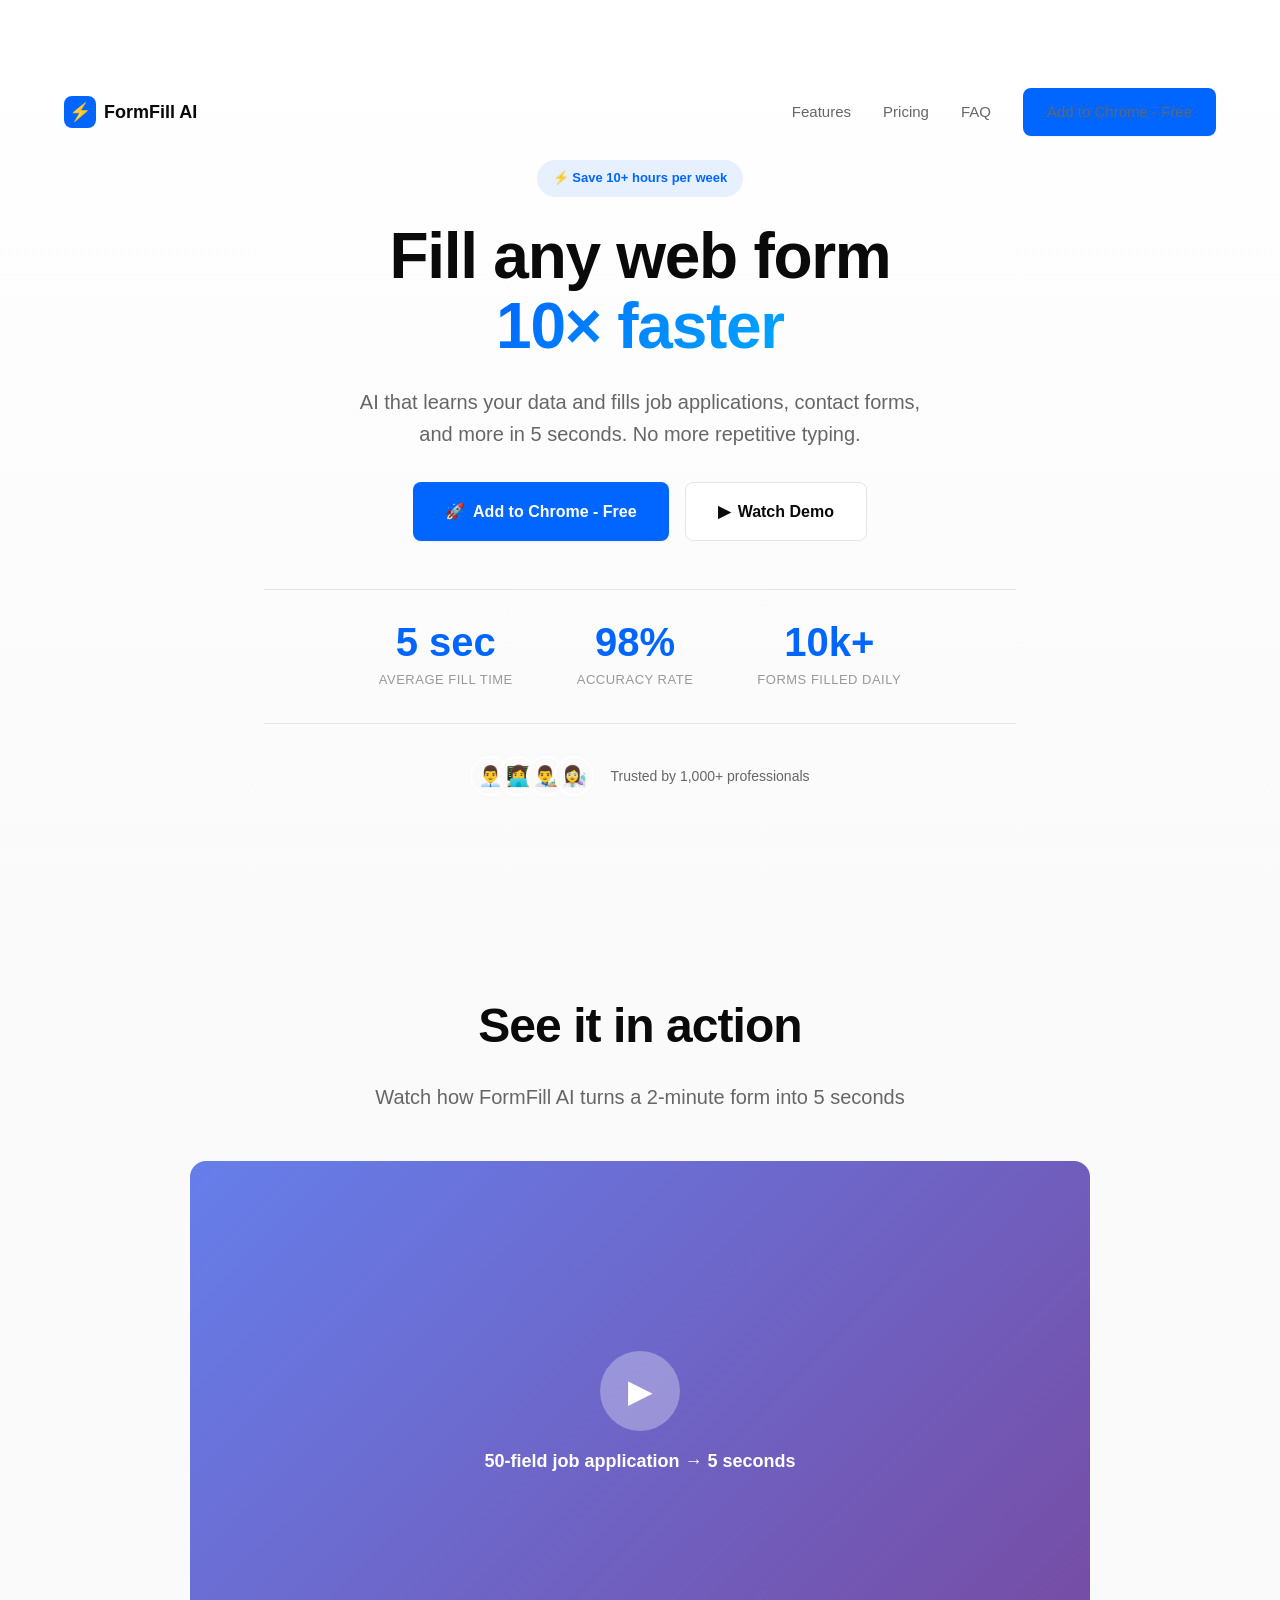
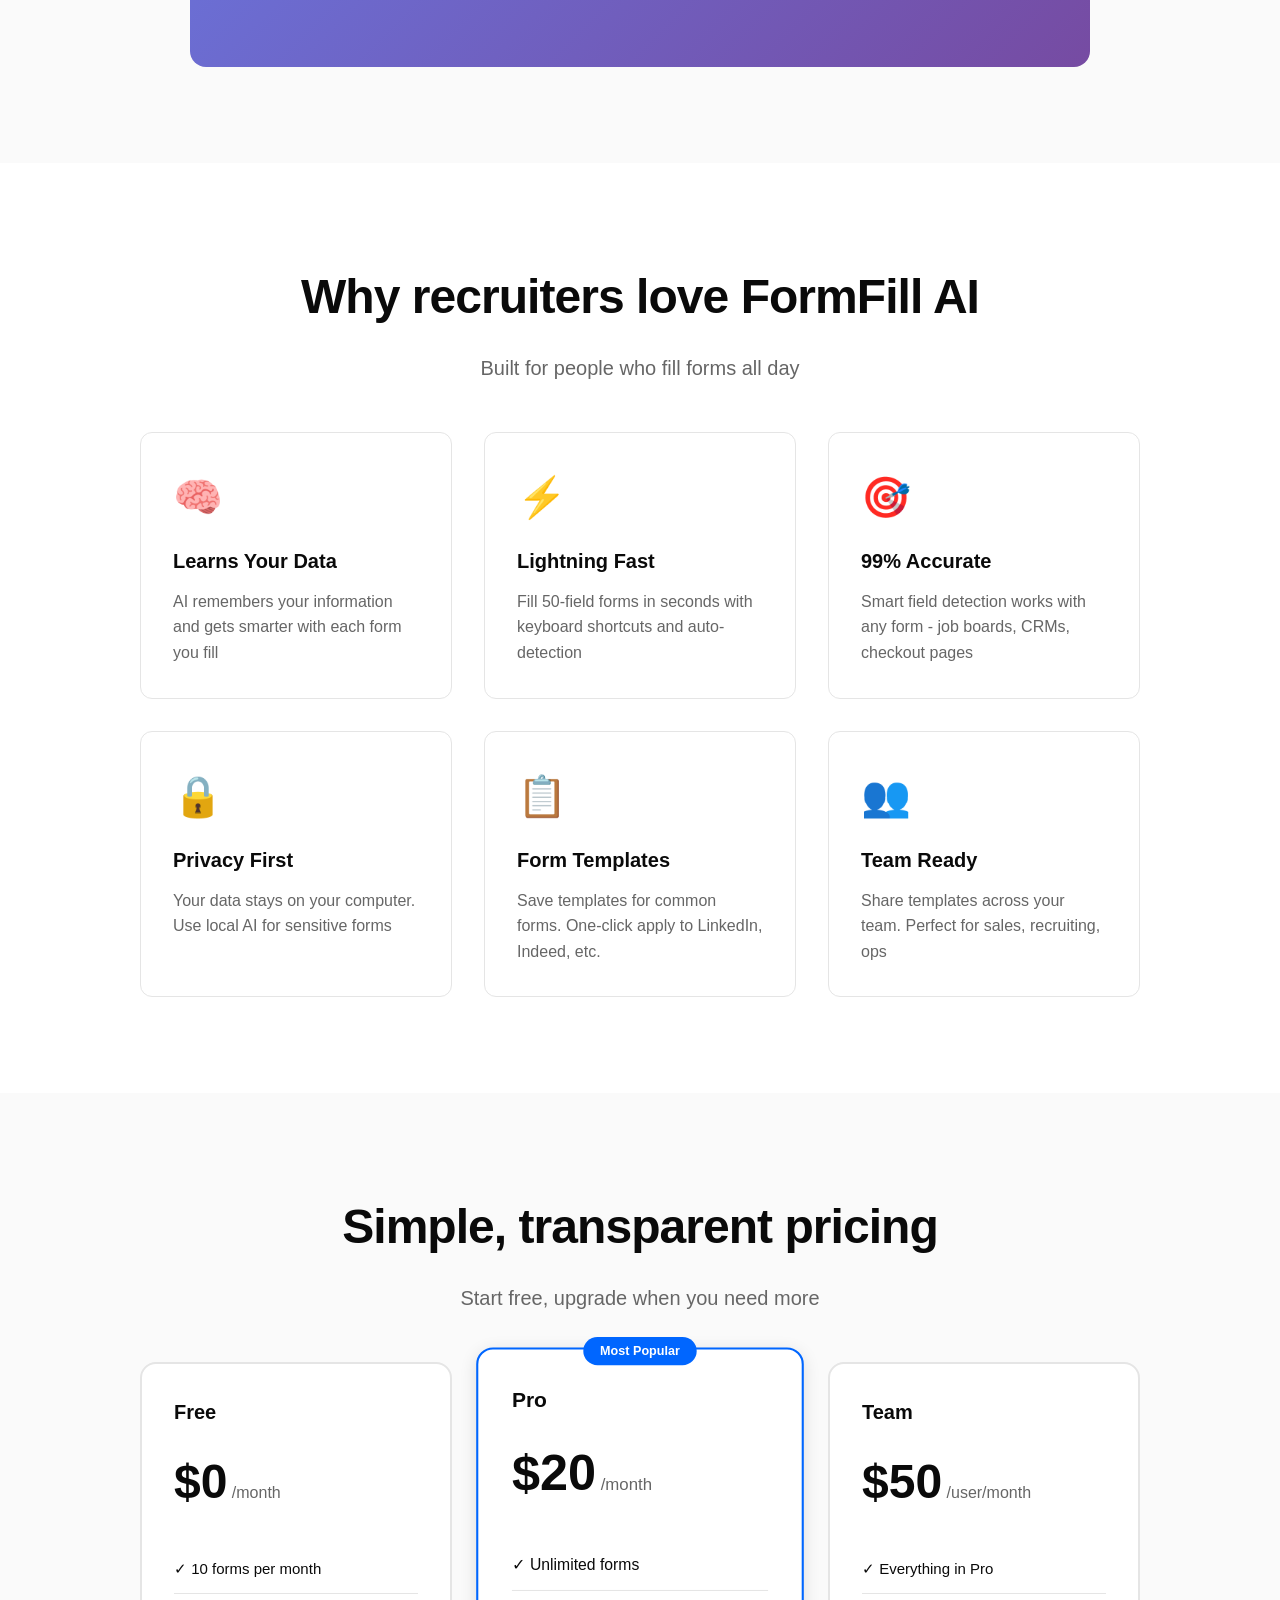
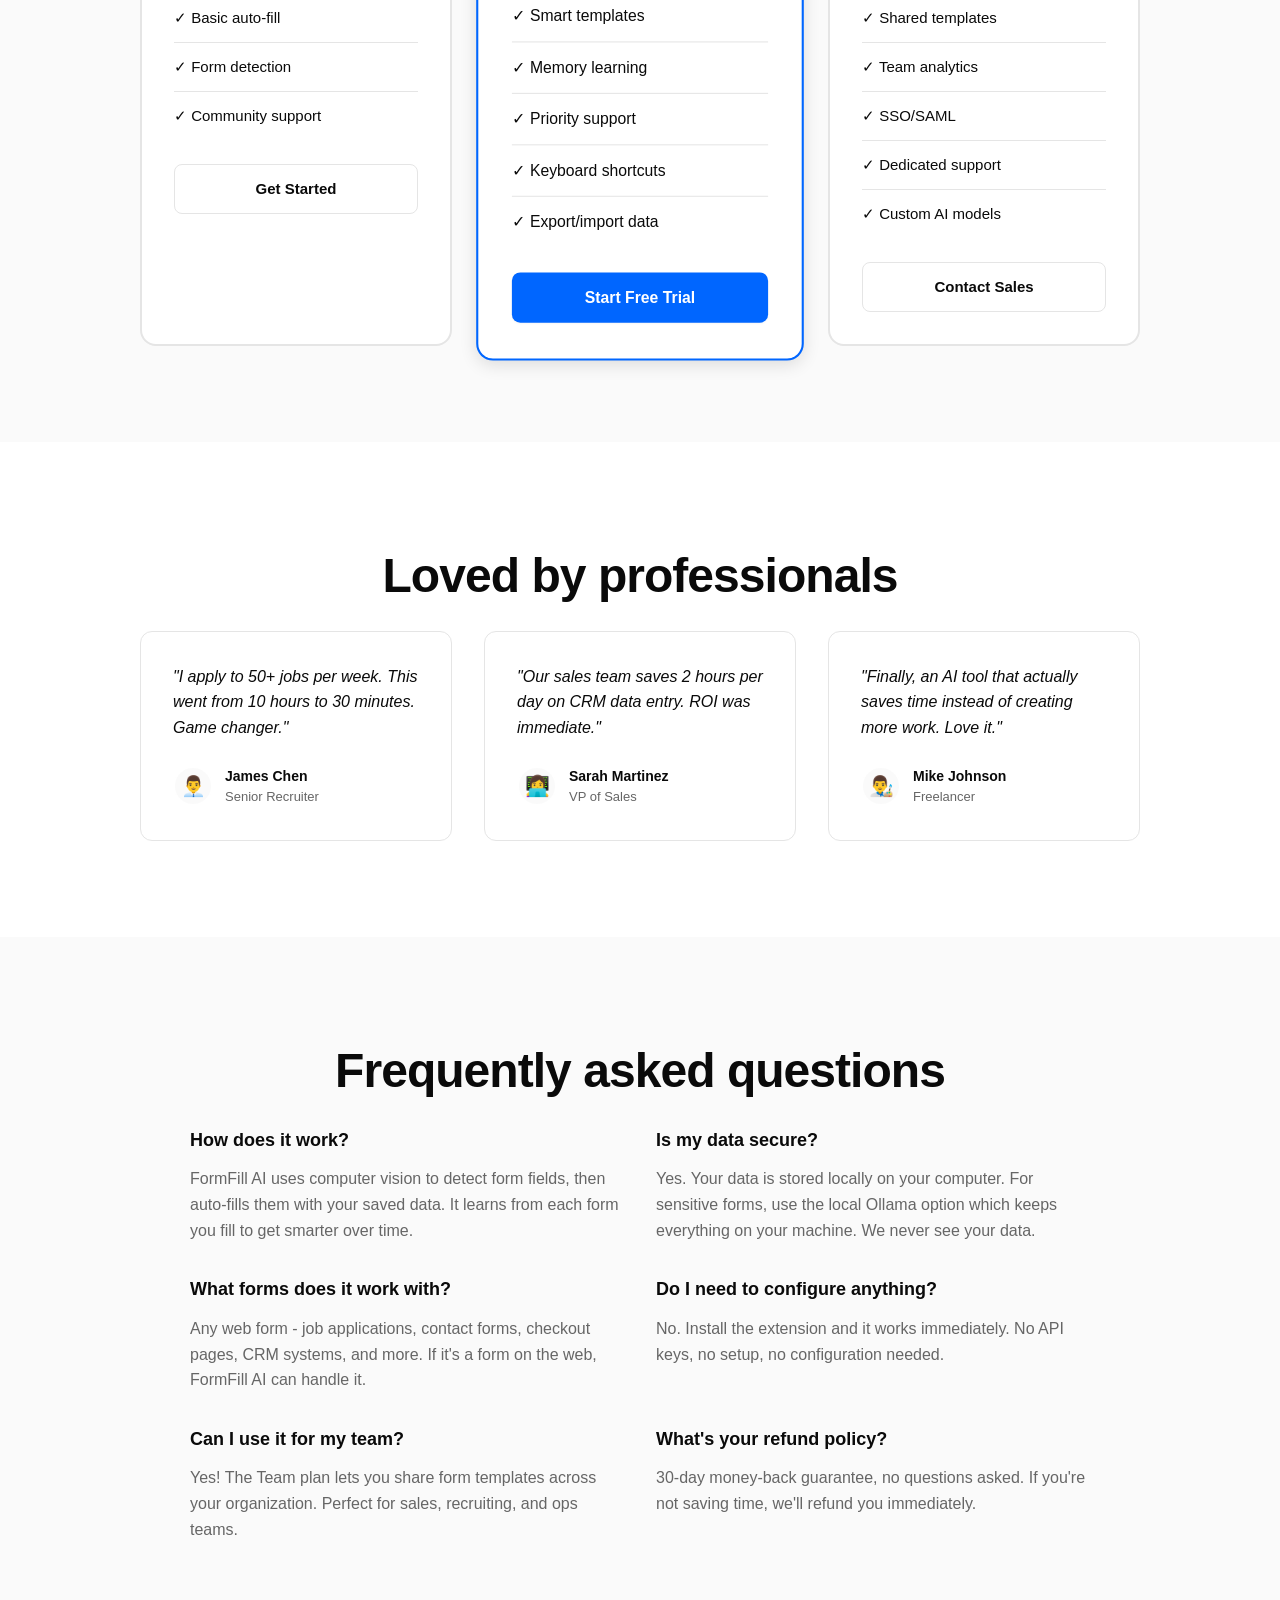
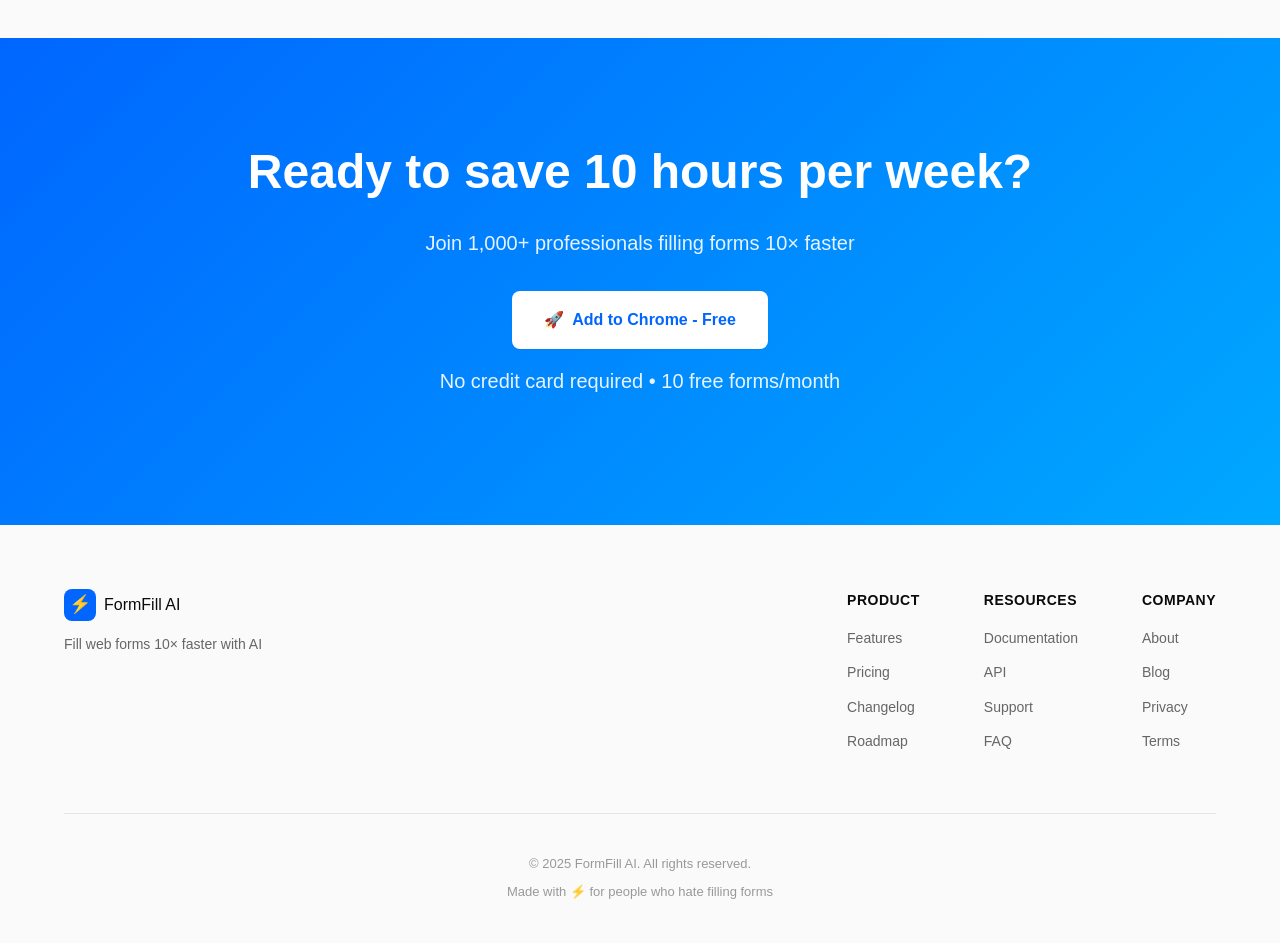
<file: landing/index.html>
<!DOCTYPE html>
<html lang="en">
<head>
  <meta charset="UTF-8">
  <meta name="viewport" content="width=device-width, initial-scale=1.0">
  <title>FormFill AI - Fill web forms 10× faster with AI</title>
  <meta name="description" content="AI-powered form auto-fill for Chrome. Save hours filling job applications, contact forms, and more. Free to start.">
  <link rel="stylesheet" href="styles.css">
</head>
<body>
  <!-- Hero Section -->
  <header class="hero">
    <nav class="nav">
      <div class="nav-logo">
        <div class="logo-icon">⚡</div>
        <span class="logo-text">FormFill AI</span>
      </div>
      <div class="nav-links">
        <a href="#features">Features</a>
        <a href="#pricing">Pricing</a>
        <a href="#faq">FAQ</a>
        <a href="#" class="btn btn-primary">Add to Chrome - Free</a>
      </div>
    </nav>

    <div class="hero-content">
      <div class="badge">⚡ Save 10+ hours per week</div>
      <h1 class="hero-title">
        Fill any web form<br>
        <span class="gradient-text">10× faster</span>
      </h1>
      <p class="hero-subtitle">
        AI that learns your data and fills job applications, contact forms,<br>
        and more in 5 seconds. No more repetitive typing.
      </p>

      <div class="hero-cta">
        <a href="#" class="btn btn-primary btn-lg">
          <span>🚀</span>
          <span>Add to Chrome - Free</span>
        </a>
        <a href="#demo" class="btn btn-secondary btn-lg">
          <span>▶</span>
          <span>Watch Demo</span>
        </a>
      </div>

      <div class="hero-stats">
        <div class="stat">
          <div class="stat-value">5 sec</div>
          <div class="stat-label">Average fill time</div>
        </div>
        <div class="stat">
          <div class="stat-value">98%</div>
          <div class="stat-label">Accuracy rate</div>
        </div>
        <div class="stat">
          <div class="stat-value">10k+</div>
          <div class="stat-label">Forms filled daily</div>
        </div>
      </div>

      <div class="social-proof">
        <div class="avatars">
          <div class="avatar">👨‍💼</div>
          <div class="avatar">👩‍💻</div>
          <div class="avatar">👨‍🎨</div>
          <div class="avatar">👩‍🔬</div>
        </div>
        <p>Trusted by 1,000+ professionals</p>
      </div>
    </div>
  </header>

  <!-- Demo Video Section -->
  <section id="demo" class="demo-section">
    <div class="container">
      <h2 class="section-title">See it in action</h2>
      <p class="section-subtitle">Watch how FormFill AI turns a 2-minute form into 5 seconds</p>

      <div class="demo-video">
        <div class="video-placeholder">
          <div class="play-button">▶</div>
          <p>50-field job application → 5 seconds</p>
        </div>
      </div>
    </div>
  </section>

  <!-- Features Section -->
  <section id="features" class="features-section">
    <div class="container">
      <h2 class="section-title">Why recruiters love FormFill AI</h2>
      <p class="section-subtitle">Built for people who fill forms all day</p>

      <div class="features-grid">
        <div class="feature-card">
          <div class="feature-icon">🧠</div>
          <h3>Learns Your Data</h3>
          <p>AI remembers your information and gets smarter with each form you fill</p>
        </div>

        <div class="feature-card">
          <div class="feature-icon">⚡</div>
          <h3>Lightning Fast</h3>
          <p>Fill 50-field forms in seconds with keyboard shortcuts and auto-detection</p>
        </div>

        <div class="feature-card">
          <div class="feature-icon">🎯</div>
          <h3>99% Accurate</h3>
          <p>Smart field detection works with any form - job boards, CRMs, checkout pages</p>
        </div>

        <div class="feature-card">
          <div class="feature-icon">🔒</div>
          <h3>Privacy First</h3>
          <p>Your data stays on your computer. Use local AI for sensitive forms</p>
        </div>

        <div class="feature-card">
          <div class="feature-icon">📋</div>
          <h3>Form Templates</h3>
          <p>Save templates for common forms. One-click apply to LinkedIn, Indeed, etc.</p>
        </div>

        <div class="feature-card">
          <div class="feature-icon">👥</div>
          <h3>Team Ready</h3>
          <p>Share templates across your team. Perfect for sales, recruiting, ops</p>
        </div>
      </div>
    </div>
  </section>

  <!-- Pricing Section -->
  <section id="pricing" class="pricing-section">
    <div class="container">
      <h2 class="section-title">Simple, transparent pricing</h2>
      <p class="section-subtitle">Start free, upgrade when you need more</p>

      <div class="pricing-grid">
        <div class="pricing-card">
          <div class="pricing-name">Free</div>
          <div class="pricing-price">
            <span class="price">$0</span>
            <span class="period">/month</span>
          </div>
          <ul class="pricing-features">
            <li>✓ 10 forms per month</li>
            <li>✓ Basic auto-fill</li>
            <li>✓ Form detection</li>
            <li>✓ Community support</li>
          </ul>
          <a href="#" class="btn btn-secondary btn-full">Get Started</a>
        </div>

        <div class="pricing-card pricing-featured">
          <div class="pricing-badge">Most Popular</div>
          <div class="pricing-name">Pro</div>
          <div class="pricing-price">
            <span class="price">$20</span>
            <span class="period">/month</span>
          </div>
          <ul class="pricing-features">
            <li>✓ Unlimited forms</li>
            <li>✓ Smart templates</li>
            <li>✓ Memory learning</li>
            <li>✓ Priority support</li>
            <li>✓ Keyboard shortcuts</li>
            <li>✓ Export/import data</li>
          </ul>
          <a href="#" class="btn btn-primary btn-full">Start Free Trial</a>
        </div>

        <div class="pricing-card">
          <div class="pricing-name">Team</div>
          <div class="pricing-price">
            <span class="price">$50</span>
            <span class="period">/user/month</span>
          </div>
          <ul class="pricing-features">
            <li>✓ Everything in Pro</li>
            <li>✓ Shared templates</li>
            <li>✓ Team analytics</li>
            <li>✓ SSO/SAML</li>
            <li>✓ Dedicated support</li>
            <li>✓ Custom AI models</li>
          </ul>
          <a href="#" class="btn btn-secondary btn-full">Contact Sales</a>
        </div>
      </div>
    </div>
  </section>

  <!-- Testimonials -->
  <section class="testimonials-section">
    <div class="container">
      <h2 class="section-title">Loved by professionals</h2>

      <div class="testimonials-grid">
        <div class="testimonial-card">
          <div class="testimonial-text">
            "I apply to 50+ jobs per week. This went from 10 hours to 30 minutes. Game changer."
          </div>
          <div class="testimonial-author">
            <div class="avatar">👨‍💼</div>
            <div>
              <div class="name">James Chen</div>
              <div class="role">Senior Recruiter</div>
            </div>
          </div>
        </div>

        <div class="testimonial-card">
          <div class="testimonial-text">
            "Our sales team saves 2 hours per day on CRM data entry. ROI was immediate."
          </div>
          <div class="testimonial-author">
            <div class="avatar">👩‍💻</div>
            <div>
              <div class="name">Sarah Martinez</div>
              <div class="role">VP of Sales</div>
            </div>
          </div>
        </div>

        <div class="testimonial-card">
          <div class="testimonial-text">
            "Finally, an AI tool that actually saves time instead of creating more work. Love it."
          </div>
          <div class="testimonial-author">
            <div class="avatar">👨‍🎨</div>
            <div>
              <div class="name">Mike Johnson</div>
              <div class="role">Freelancer</div>
            </div>
          </div>
        </div>
      </div>
    </div>
  </section>

  <!-- FAQ Section -->
  <section id="faq" class="faq-section">
    <div class="container">
      <h2 class="section-title">Frequently asked questions</h2>

      <div class="faq-grid">
        <div class="faq-item">
          <h3>How does it work?</h3>
          <p>FormFill AI uses computer vision to detect form fields, then auto-fills them with your saved data. It learns from each form you fill to get smarter over time.</p>
        </div>

        <div class="faq-item">
          <h3>Is my data secure?</h3>
          <p>Yes. Your data is stored locally on your computer. For sensitive forms, use the local Ollama option which keeps everything on your machine. We never see your data.</p>
        </div>

        <div class="faq-item">
          <h3>What forms does it work with?</h3>
          <p>Any web form - job applications, contact forms, checkout pages, CRM systems, and more. If it's a form on the web, FormFill AI can handle it.</p>
        </div>

        <div class="faq-item">
          <h3>Do I need to configure anything?</h3>
          <p>No. Install the extension and it works immediately. No API keys, no setup, no configuration needed.</p>
        </div>

        <div class="faq-item">
          <h3>Can I use it for my team?</h3>
          <p>Yes! The Team plan lets you share form templates across your organization. Perfect for sales, recruiting, and ops teams.</p>
        </div>

        <div class="faq-item">
          <h3>What's your refund policy?</h3>
          <p>30-day money-back guarantee, no questions asked. If you're not saving time, we'll refund you immediately.</p>
        </div>
      </div>
    </div>
  </section>

  <!-- CTA Section -->
  <section class="cta-section">
    <div class="container">
      <h2>Ready to save 10 hours per week?</h2>
      <p>Join 1,000+ professionals filling forms 10× faster</p>
      <a href="#" class="btn btn-primary btn-lg">
        <span>🚀</span>
        <span>Add to Chrome - Free</span>
      </a>
      <p class="cta-note">No credit card required • 10 free forms/month</p>
    </div>
  </section>

  <!-- Footer -->
  <footer class="footer">
    <div class="container">
      <div class="footer-content">
        <div class="footer-brand">
          <div class="logo">
            <div class="logo-icon">⚡</div>
            <span class="logo-text">FormFill AI</span>
          </div>
          <p>Fill web forms 10× faster with AI</p>
        </div>

        <div class="footer-links">
          <div class="footer-column">
            <h4>Product</h4>
            <a href="#features">Features</a>
            <a href="#pricing">Pricing</a>
            <a href="#">Changelog</a>
            <a href="#">Roadmap</a>
          </div>

          <div class="footer-column">
            <h4>Resources</h4>
            <a href="#">Documentation</a>
            <a href="#">API</a>
            <a href="#">Support</a>
            <a href="#faq">FAQ</a>
          </div>

          <div class="footer-column">
            <h4>Company</h4>
            <a href="#">About</a>
            <a href="#">Blog</a>
            <a href="#">Privacy</a>
            <a href="#">Terms</a>
          </div>
        </div>
      </div>

      <div class="footer-bottom">
        <p>&copy; 2025 FormFill AI. All rights reserved.</p>
        <p>Made with ⚡ for people who hate filling forms</p>
      </div>
    </div>
  </footer>
</body>
</html>
</file>
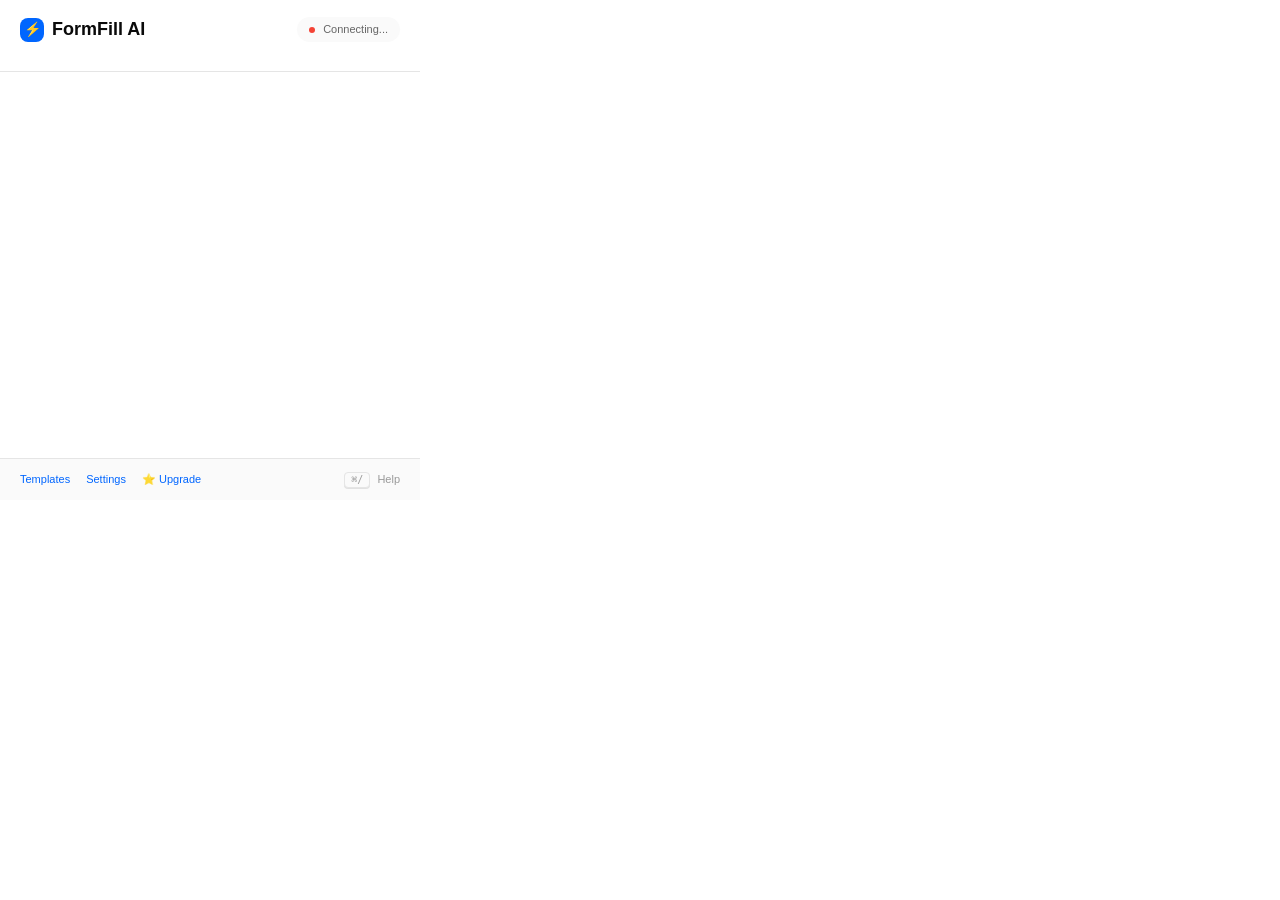
<file: extension/popup/popup-v2.html>
<!DOCTYPE html>
<html lang="en">
<head>
  <meta charset="UTF-8">
  <meta name="viewport" content="width=device-width, initial-scale=1.0">
  <title>FormFill AI - Auto-fill any web form instantly</title>
  <link rel="stylesheet" href="popup-v2.css">
</head>
<body>
  <div class="container">
    <!-- Header -->
    <header>
      <div class="header-top">
        <div class="logo">
          <div class="logo-icon">⚡</div>
          <div class="logo-text">FormFill AI</div>
        </div>
        <div class="header-actions">
          <div id="status-indicator" class="status-indicator">
            <span class="status-dot"></span>
            <span id="status-text">Connecting...</span>
          </div>
        </div>
      </div>

      <!-- Stats Badge (shown when user has history) -->
      <div id="time-saved-badge" class="stats-badge hidden">
        <span>⏱️</span>
        <span>You've saved <strong id="time-saved">0 hours</strong> this week</span>
      </div>
    </header>

    <!-- Main Content -->
    <main class="main-content">
      <!-- Welcome State (shown on first use) -->
      <section id="welcome-state" class="hero-section hidden">
        <h1 class="hero-title">Fill forms 10× faster</h1>
        <p class="hero-subtitle">AI that learns your data and fills any web form in seconds</p>

        <button class="btn btn-primary btn-lg btn-full">
          <span>🚀</span>
          <span>Detect Forms on This Page</span>
          <kbd>⌘⇧F</kbd>
        </button>

        <div class="hero-stats">
          <div class="stat-item">
            <div class="stat-value">5sec</div>
            <div class="stat-label">Average fill time</div>
          </div>
          <div class="stat-item">
            <div class="stat-value">98%</div>
            <div class="stat-label">Accuracy</div>
          </div>
        </div>
      </section>

      <!-- Form Detected State -->
      <section id="form-detected-state" class="hidden">
        <div class="form-detected animate-slide-up">
          <div class="form-detected-header">
            <div>
              <span class="form-type-badge">
                <span>📋</span>
                <span id="form-type">Contact Form</span>
              </span>
            </div>
            <span class="confidence-badge" id="field-count">8 fields detected</span>
          </div>

          <!-- Field Previews -->
          <div id="fields-preview" class="form-fields-preview">
            <!-- Dynamically populated -->
          </div>

          <!-- Actions -->
          <div style="display: flex; gap: 12px; margin-top: 20px;">
            <button id="auto-fill-btn" class="btn btn-primary btn-lg" style="flex: 1;">
              <span>✨</span>
              <span>Auto-Fill Form</span>
              <kbd>⌘↵</kbd>
            </button>
            <button id="customize-btn" class="btn btn-secondary btn-icon">
              <span>⚙️</span>
            </button>
          </div>
        </div>

        <!-- Quick Actions -->
        <div style="display: flex; gap: 8px; margin-top: 16px;">
          <button id="save-template-btn" class="btn btn-ghost" style="flex: 1; font-size: 13px;">
            <span>💾</span>
            <span>Save as Template</span>
          </button>
          <button id="learn-more-btn" class="btn btn-ghost" style="flex: 1; font-size: 13px;">
            <span>📚</span>
            <span>Use Template</span>
          </button>
        </div>
      </section>

      <!-- No Forms State -->
      <section id="no-forms-state" class="hero-section hidden">
        <div style="font-size: 48px; margin-bottom: 16px;">🔍</div>
        <h2 class="hero-title" style="font-size: 18px;">No forms detected</h2>
        <p class="hero-subtitle">Navigate to a page with a form to get started</p>

        <button id="analyze-anyway-btn" class="btn btn-secondary btn-full">
          <span>🔍</span>
          <span>Analyze Page Anyway</span>
        </button>
      </section>

      <!-- Loading State -->
      <div id="loading-overlay" class="loading-overlay hidden">
        <div class="spinner"></div>
        <div class="loading-text" id="loading-text">Detecting forms...</div>
      </div>
    </main>

    <!-- Footer -->
    <footer class="mt-auto">
      <div class="footer-content">
        <div style="display: flex; gap: 16px;">
          <a href="#" id="templates-link" class="footer-link">Templates</a>
          <a href="#" id="settings-link" class="footer-link">Settings</a>
          <a href="#" id="upgrade-link" class="footer-link">⭐ Upgrade</a>
        </div>
        <div>
          <kbd>⌘/</kbd> <span style="margin-left: 4px; color: var(--color-text-tertiary);">Help</span>
        </div>
      </div>
    </footer>
  </div>

  <script src="popup-v2.js"></script>
</body>
</html>
</file>
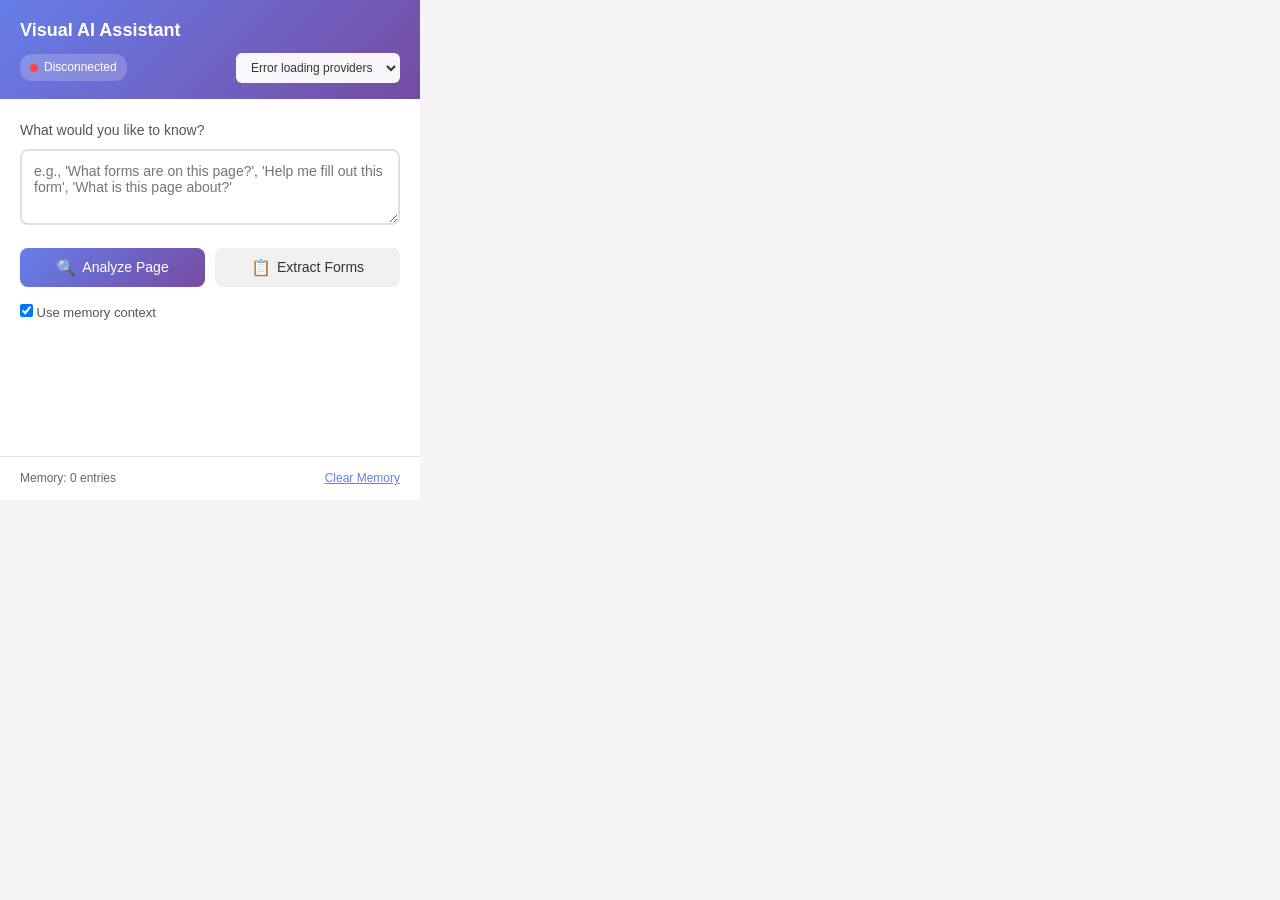
<file: extension/popup/popup.html>
<!DOCTYPE html>
<html lang="en">
<head>
  <meta charset="UTF-8">
  <meta name="viewport" content="width=device-width, initial-scale=1.0">
  <title>Visual AI Assistant</title>
  <link rel="stylesheet" href="popup.css">
</head>
<body>
  <div class="container">
    <!-- Header -->
    <header>
      <h1>Visual AI Assistant</h1>
      <div class="status-bar">
        <span id="status" class="status disconnected">Disconnected</span>
        <select id="provider-select" class="provider-select">
          <option value="">Loading...</option>
        </select>
      </div>
    </header>

    <!-- Input Section -->
    <section class="input-section">
      <label for="prompt">What would you like to know?</label>
      <textarea
        id="prompt"
        placeholder="e.g., 'What forms are on this page?', 'Help me fill out this form', 'What is this page about?'"
        rows="3"
      ></textarea>

      <div class="button-group">
        <button id="analyze-btn" class="btn btn-primary">
          <span class="btn-icon">🔍</span>
          Analyze Page
        </button>
        <button id="extract-btn" class="btn btn-secondary">
          <span class="btn-icon">📋</span>
          Extract Forms
        </button>
      </div>

      <label class="checkbox-label">
        <input type="checkbox" id="use-memory" checked>
        Use memory context
      </label>
    </section>

    <!-- Loading Indicator -->
    <div id="loading" class="loading hidden">
      <div class="spinner"></div>
      <p>Analyzing page...</p>
    </div>

    <!-- Results Section -->
    <section id="results" class="results-section hidden">
      <div class="results-header">
        <h2>Analysis Results</h2>
        <button id="close-results" class="btn-close">&times;</button>
      </div>

      <div id="analysis-content" class="analysis-content"></div>

      <!-- Detected Fields -->
      <div id="fields-section" class="fields-section hidden">
        <h3>Detected Form Fields</h3>
        <div id="fields-list" class="fields-list"></div>
      </div>

      <!-- Action Buttons -->
      <div class="action-buttons">
        <button id="save-memory-btn" class="btn btn-success">
          <span class="btn-icon">💾</span>
          Save to Memory
        </button>
      </div>

      <!-- Metadata -->
      <div id="metadata" class="metadata"></div>
    </section>

    <!-- Memory Stats -->
    <footer id="footer" class="footer">
      <span id="memory-stats">Memory: 0 entries</span>
      <button id="clear-memory-btn" class="btn-link">Clear Memory</button>
    </footer>
  </div>

  <script src="popup.js"></script>
</body>
</html>
</file>
<file: landing/styles.css>
/* Modern Landing Page - FormFill AI */

/* ========================================
   DESIGN TOKENS (Match Extension)
   ======================================== */

:root {
  --color-bg: #ffffff;
  --color-fg: #0a0a0a;
  --color-accent: #0066ff;
  --color-accent-hover: #0052cc;
  --color-accent-light: #e6f0ff;
  --color-border: #e5e5e5;
  --color-text-primary: #0a0a0a;
  --color-text-secondary: #666666;
  --color-text-tertiary: #999999;
  --color-surface: #fafafa;

  --font-sans: -apple-system, BlinkMacSystemFont, 'SF Pro Display', 'Segoe UI', Roboto, 'Inter', sans-serif;

  --space-2: 8px;
  --space-3: 12px;
  --space-4: 16px;
  --space-6: 24px;
  --space-8: 32px;
  --space-12: 48px;
  --space-16: 64px;
  --space-24: 96px;

  --radius-md: 8px;
  --radius-lg: 12px;
  --radius-xl: 16px;

  --shadow-sm: 0 1px 2px rgba(0, 0, 0, 0.04);
  --shadow-md: 0 2px 8px rgba(0, 0, 0, 0.08);
  --shadow-lg: 0 4px 16px rgba(0, 0, 0, 0.12);

  --transition-fast: 150ms cubic-bezier(0.4, 0, 0.2, 1);
}

/* Reset */
* {
  margin: 0;
  padding: 0;
  box-sizing: border-box;
}

body {
  font-family: var(--font-sans);
  color: var(--color-text-primary);
  background: var(--color-bg);
  line-height: 1.6;
  -webkit-font-smoothing: antialiased;
}

.container {
  max-width: 1200px;
  margin: 0 auto;
  padding: 0 var(--space-6);
}

/* ========================================
   NAVIGATION
   ======================================== */

.nav {
  display: flex;
  align-items: center;
  justify-content: space-between;
  padding: var(--space-6) 0;
  max-width: 1200px;
  margin: 0 auto;
  padding-left: var(--space-6);
  padding-right: var(--space-6);
}

.nav-logo {
  display: flex;
  align-items: center;
  gap: var(--space-2);
  font-size: 18px;
  font-weight: 600;
}

.logo-icon {
  width: 32px;
  height: 32px;
  background: var(--color-accent);
  border-radius: var(--radius-md);
  display: flex;
  align-items: center;
  justify-content: center;
  font-size: 18px;
}

.nav-links {
  display: flex;
  align-items: center;
  gap: var(--space-8);
}

.nav-links a {
  text-decoration: none;
  color: var(--color-text-secondary);
  font-size: 15px;
  font-weight: 500;
  transition: color var(--transition-fast);
}

.nav-links a:hover {
  color: var(--color-text-primary);
}

/* ========================================
   HERO SECTION
   ======================================== */

.hero {
  text-align: center;
  padding: var(--space-16) 0 var(--space-24);
  background: linear-gradient(180deg, #ffffff 0%, #fafafa 100%);
}

.hero-content {
  max-width: 800px;
  margin: 0 auto;
  padding: 0 var(--space-6);
}

.badge {
  display: inline-block;
  padding: var(--space-2) var(--space-4);
  background: var(--color-accent-light);
  color: var(--color-accent);
  border-radius: 999px;
  font-size: 13px;
  font-weight: 600;
  margin-bottom: var(--space-6);
}

.hero-title {
  font-size: 64px;
  font-weight: 700;
  line-height: 1.1;
  margin-bottom: var(--space-6);
  letter-spacing: -0.02em;
}

.gradient-text {
  background: linear-gradient(135deg, #0066ff 0%, #00a8ff 100%);
  -webkit-background-clip: text;
  -webkit-text-fill-color: transparent;
  background-clip: text;
}

.hero-subtitle {
  font-size: 20px;
  color: var(--color-text-secondary);
  line-height: 1.6;
  margin-bottom: var(--space-8);
}

.hero-cta {
  display: flex;
  gap: var(--space-4);
  justify-content: center;
  margin-bottom: var(--space-12);
}

.hero-stats {
  display: flex;
  justify-content: center;
  gap: var(--space-16);
  margin-bottom: var(--space-8);
  padding: var(--space-8) 0;
  border-top: 1px solid var(--color-border);
  border-bottom: 1px solid var(--color-border);
}

.stat {
  text-align: center;
}

.stat-value {
  font-size: 40px;
  font-weight: 700;
  color: var(--color-accent);
  line-height: 1;
  margin-bottom: var(--space-2);
}

.stat-label {
  font-size: 13px;
  color: var(--color-text-tertiary);
  text-transform: uppercase;
  letter-spacing: 0.5px;
}

.social-proof {
  display: flex;
  align-items: center;
  justify-content: center;
  gap: var(--space-4);
  margin-top: var(--space-8);
}

.avatars {
  display: flex;
}

.avatar {
  width: 40px;
  height: 40px;
  border-radius: 50%;
  background: var(--color-surface);
  border: 2px solid white;
  display: flex;
  align-items: center;
  justify-content: center;
  font-size: 20px;
  margin-left: -12px;
}

.avatar:first-child {
  margin-left: 0;
}

.social-proof p {
  font-size: 14px;
  color: var(--color-text-secondary);
}

/* ========================================
   BUTTONS
   ======================================== */

.btn {
  display: inline-flex;
  align-items: center;
  gap: var(--space-2);
  padding: 12px 24px;
  border: none;
  border-radius: var(--radius-md);
  font-family: var(--font-sans);
  font-size: 15px;
  font-weight: 600;
  cursor: pointer;
  text-decoration: none;
  transition: all var(--transition-fast);
  white-space: nowrap;
}

.btn-primary {
  background: var(--color-accent);
  color: white;
  box-shadow: var(--shadow-sm);
}

.btn-primary:hover {
  background: var(--color-accent-hover);
  box-shadow: var(--shadow-md);
  transform: translateY(-1px);
}

.btn-secondary {
  background: white;
  color: var(--color-text-primary);
  border: 1px solid var(--color-border);
}

.btn-secondary:hover {
  border-color: var(--color-text-secondary);
}

.btn-lg {
  padding: 16px 32px;
  font-size: 16px;
}

.btn-full {
  width: 100%;
  justify-content: center;
}

/* ========================================
   SECTIONS
   ======================================== */

section {
  padding: var(--space-24) 0;
}

.section-title {
  font-size: 48px;
  font-weight: 700;
  text-align: center;
  margin-bottom: var(--space-4);
  letter-spacing: -0.02em;
}

.section-subtitle {
  font-size: 20px;
  color: var(--color-text-secondary);
  text-align: center;
  margin-bottom: var(--space-12);
}

/* ========================================
   DEMO SECTION
   ======================================== */

.demo-section {
  background: var(--color-surface);
}

.demo-video {
  max-width: 900px;
  margin: 0 auto;
}

.video-placeholder {
  aspect-ratio: 16 / 9;
  background: linear-gradient(135deg, #667eea 0%, #764ba2 100%);
  border-radius: var(--radius-xl);
  display: flex;
  flex-direction: column;
  align-items: center;
  justify-content: center;
  color: white;
  cursor: pointer;
  transition: transform var(--transition-fast);
}

.video-placeholder:hover {
  transform: scale(1.02);
}

.play-button {
  width: 80px;
  height: 80px;
  background: rgba(255, 255, 255, 0.3);
  border-radius: 50%;
  display: flex;
  align-items: center;
  justify-content: center;
  font-size: 32px;
  margin-bottom: var(--space-4);
}

.video-placeholder p {
  font-size: 18px;
  font-weight: 600;
}

/* ========================================
   FEATURES SECTION
   ======================================== */

.features-grid {
  display: grid;
  grid-template-columns: repeat(3, 1fr);
  gap: var(--space-8);
  max-width: 1000px;
  margin: 0 auto;
}

.feature-card {
  padding: var(--space-8);
  background: white;
  border: 1px solid var(--color-border);
  border-radius: var(--radius-lg);
  transition: all var(--transition-fast);
}

.feature-card:hover {
  border-color: var(--color-accent);
  box-shadow: var(--shadow-lg);
  transform: translateY(-2px);
}

.feature-icon {
  font-size: 40px;
  margin-bottom: var(--space-4);
}

.feature-card h3 {
  font-size: 20px;
  font-weight: 600;
  margin-bottom: var(--space-3);
}

.feature-card p {
  color: var(--color-text-secondary);
  line-height: 1.6;
}

/* ========================================
   PRICING SECTION
   ======================================== */

.pricing-section {
  background: var(--color-surface);
}

.pricing-grid {
  display: grid;
  grid-template-columns: repeat(3, 1fr);
  gap: var(--space-8);
  max-width: 1000px;
  margin: 0 auto;
}

.pricing-card {
  background: white;
  border: 2px solid var(--color-border);
  border-radius: var(--radius-xl);
  padding: var(--space-8);
  position: relative;
}

.pricing-featured {
  border-color: var(--color-accent);
  box-shadow: var(--shadow-lg);
  transform: scale(1.05);
}

.pricing-badge {
  position: absolute;
  top: -12px;
  left: 50%;
  transform: translateX(-50%);
  background: var(--color-accent);
  color: white;
  padding: 4px 16px;
  border-radius: 999px;
  font-size: 12px;
  font-weight: 600;
}

.pricing-name {
  font-size: 20px;
  font-weight: 600;
  margin-bottom: var(--space-4);
}

.pricing-price {
  margin-bottom: var(--space-6);
}

.price {
  font-size: 48px;
  font-weight: 700;
}

.period {
  font-size: 16px;
  color: var(--color-text-secondary);
}

.pricing-features {
  list-style: none;
  margin-bottom: var(--space-6);
}

.pricing-features li {
  padding: var(--space-3) 0;
  border-bottom: 1px solid var(--color-border);
  font-size: 15px;
}

.pricing-features li:last-child {
  border-bottom: none;
}

/* ========================================
   TESTIMONIALS SECTION
   ======================================== */

.testimonials-grid {
  display: grid;
  grid-template-columns: repeat(3, 1fr);
  gap: var(--space-8);
  max-width: 1000px;
  margin: 0 auto;
}

.testimonial-card {
  background: white;
  border: 1px solid var(--color-border);
  border-radius: var(--radius-lg);
  padding: var(--space-8);
}

.testimonial-text {
  font-size: 16px;
  line-height: 1.6;
  margin-bottom: var(--space-6);
  font-style: italic;
}

.testimonial-author {
  display: flex;
  align-items: center;
  gap: var(--space-3);
}

.name {
  font-weight: 600;
  font-size: 14px;
}

.role {
  font-size: 13px;
  color: var(--color-text-secondary);
}

/* ========================================
   FAQ SECTION
   ======================================== */

.faq-section {
  background: var(--color-surface);
}

.faq-grid {
  display: grid;
  grid-template-columns: repeat(2, 1fr);
  gap: var(--space-8);
  max-width: 900px;
  margin: 0 auto;
}

.faq-item h3 {
  font-size: 18px;
  font-weight: 600;
  margin-bottom: var(--space-3);
}

.faq-item p {
  color: var(--color-text-secondary);
  line-height: 1.6;
}

/* ========================================
   CTA SECTION
   ======================================== */

.cta-section {
  text-align: center;
  background: linear-gradient(135deg, #0066ff 0%, #00a8ff 100%);
  color: white;
}

.cta-section h2 {
  font-size: 48px;
  font-weight: 700;
  margin-bottom: var(--space-4);
}

.cta-section p {
  font-size: 20px;
  margin-bottom: var(--space-8);
  opacity: 0.9;
}

.cta-section .btn-primary {
  background: white;
  color: var(--color-accent);
}

.cta-section .btn-primary:hover {
  background: var(--color-surface);
}

.cta-note {
  margin-top: var(--space-4);
  font-size: 14px;
  opacity: 0.8;
}

/* ========================================
   FOOTER
   ======================================== */

.footer {
  background: var(--color-surface);
  padding: var(--space-16) 0 var(--space-8);
}

.footer-content {
  display: flex;
  justify-content: space-between;
  margin-bottom: var(--space-12);
}

.footer-brand {
  max-width: 300px;
}

.footer-brand .logo {
  display: flex;
  align-items: center;
  gap: var(--space-2);
  margin-bottom: var(--space-3);
}

.footer-brand p {
  color: var(--color-text-secondary);
  font-size: 14px;
}

.footer-links {
  display: flex;
  gap: var(--space-16);
}

.footer-column h4 {
  font-size: 14px;
  font-weight: 600;
  margin-bottom: var(--space-4);
  text-transform: uppercase;
  letter-spacing: 0.5px;
}

.footer-column a {
  display: block;
  color: var(--color-text-secondary);
  text-decoration: none;
  font-size: 14px;
  margin-bottom: var(--space-3);
  transition: color var(--transition-fast);
}

.footer-column a:hover {
  color: var(--color-text-primary);
}

.footer-bottom {
  padding-top: var(--space-8);
  border-top: 1px solid var(--color-border);
  text-align: center;
  color: var(--color-text-tertiary);
  font-size: 13px;
}

.footer-bottom p {
  margin: var(--space-2) 0;
}

/* ========================================
   RESPONSIVE
   ======================================== */

@media (max-width: 768px) {
  .hero-title {
    font-size: 40px;
  }

  .features-grid,
  .pricing-grid,
  .testimonials-grid,
  .faq-grid {
    grid-template-columns: 1fr;
  }

  .pricing-featured {
    transform: scale(1);
  }

  .nav-links {
    display: none;
  }

  .hero-cta {
    flex-direction: column;
  }

  .footer-content {
    flex-direction: column;
    gap: var(--space-8);
  }
}
</file>
<file: extension/popup/popup-v2.css>
/* Modern Design System - V2 */

/* ========================================
   DESIGN TOKENS
   ======================================== */

:root {
  /* Colors - Monochrome + Accent */
  --color-bg: #ffffff;
  --color-fg: #0a0a0a;
  --color-accent: #0066ff;
  --color-accent-hover: #0052cc;
  --color-accent-light: #e6f0ff;

  --color-border: #e5e5e5;
  --color-border-hover: #d4d4d4;

  --color-text-primary: #0a0a0a;
  --color-text-secondary: #666666;
  --color-text-tertiary: #999999;

  --color-success: #00c853;
  --color-success-light: #e8f5e9;
  --color-warning: #ff9800;
  --color-warning-light: #fff3e0;
  --color-error: #f44336;
  --color-error-light: #ffebee;

  --color-surface: #fafafa;
  --color-surface-hover: #f5f5f5;

  /* Typography */
  --font-sans: -apple-system, BlinkMacSystemFont, 'SF Pro Display', 'Segoe UI', Roboto, 'Inter', sans-serif;
  --font-mono: 'SF Mono', 'Monaco', 'Consolas', monospace;

  --text-xs: 11px;
  --text-sm: 13px;
  --text-base: 15px;
  --text-lg: 18px;
  --text-xl: 24px;
  --text-2xl: 32px;

  --weight-normal: 400;
  --weight-medium: 500;
  --weight-semibold: 600;
  --weight-bold: 700;

  --line-tight: 1.2;
  --line-normal: 1.5;
  --line-relaxed: 1.7;

  /* Spacing */
  --space-1: 4px;
  --space-2: 8px;
  --space-3: 12px;
  --space-4: 16px;
  --space-5: 20px;
  --space-6: 24px;
  --space-8: 32px;
  --space-10: 40px;
  --space-12: 48px;

  /* Radius */
  --radius-sm: 4px;
  --radius-md: 8px;
  --radius-lg: 12px;
  --radius-xl: 16px;
  --radius-full: 9999px;

  /* Shadows */
  --shadow-sm: 0 1px 2px rgba(0, 0, 0, 0.04);
  --shadow-md: 0 2px 8px rgba(0, 0, 0, 0.08);
  --shadow-lg: 0 4px 16px rgba(0, 0, 0, 0.12);
  --shadow-xl: 0 8px 32px rgba(0, 0, 0, 0.16);

  /* Transitions */
  --transition-fast: 150ms cubic-bezier(0.4, 0, 0.2, 1);
  --transition-base: 250ms cubic-bezier(0.4, 0, 0.2, 1);
  --transition-slow: 350ms cubic-bezier(0.4, 0, 0.2, 1);
}

/* ========================================
   RESET & BASE
   ======================================== */

* {
  margin: 0;
  padding: 0;
  box-sizing: border-box;
}

body {
  font-family: var(--font-sans);
  font-size: var(--text-base);
  line-height: var(--line-normal);
  color: var(--color-text-primary);
  background: var(--color-bg);
  width: 420px;
  min-height: 500px;
  -webkit-font-smoothing: antialiased;
  -moz-osx-font-smoothing: grayscale;
}

/* ========================================
   LAYOUT
   ======================================== */

.container {
  display: flex;
  flex-direction: column;
  min-height: 500px;
  background: var(--color-bg);
}

/* ========================================
   HEADER
   ======================================== */

header {
  background: var(--color-bg);
  border-bottom: 1px solid var(--color-border);
  padding: var(--space-4) var(--space-5);
}

.header-top {
  display: flex;
  align-items: center;
  justify-content: space-between;
  margin-bottom: var(--space-3);
}

.logo {
  display: flex;
  align-items: center;
  gap: var(--space-2);
}

.logo-icon {
  width: 24px;
  height: 24px;
  background: var(--color-accent);
  border-radius: var(--radius-md);
  display: flex;
  align-items: center;
  justify-content: center;
  font-size: 14px;
}

.logo-text {
  font-size: var(--text-lg);
  font-weight: var(--weight-semibold);
  color: var(--color-text-primary);
}

.header-actions {
  display: flex;
  align-items: center;
  gap: var(--space-2);
}

.status-indicator {
  display: flex;
  align-items: center;
  gap: var(--space-2);
  padding: var(--space-1) var(--space-3);
  border-radius: var(--radius-full);
  background: var(--color-surface);
  font-size: var(--text-xs);
  font-weight: var(--weight-medium);
  color: var(--color-text-secondary);
}

.status-dot {
  width: 6px;
  height: 6px;
  border-radius: 50%;
  background: var(--color-error);
}

.status-indicator.connected .status-dot {
  background: var(--color-success);
}

.stats-badge {
  display: flex;
  align-items: center;
  gap: var(--space-2);
  padding: var(--space-2) var(--space-3);
  background: var(--color-accent-light);
  border-radius: var(--radius-full);
  font-size: var(--text-xs);
  font-weight: var(--weight-medium);
  color: var(--color-accent);
}

.stats-badge strong {
  font-weight: var(--weight-semibold);
}

/* ========================================
   MAIN CONTENT
   ======================================== */

.main-content {
  flex: 1;
  padding: var(--space-6) var(--space-5);
  overflow-y: auto;
}

.hero-section {
  text-align: center;
  padding: var(--space-8) 0;
}

.hero-title {
  font-size: var(--text-xl);
  font-weight: var(--weight-semibold);
  color: var(--color-text-primary);
  margin-bottom: var(--space-2);
  line-height: var(--line-tight);
}

.hero-subtitle {
  font-size: var(--text-base);
  color: var(--color-text-secondary);
  line-height: var(--line-normal);
  margin-bottom: var(--space-6);
}

.hero-stats {
  display: flex;
  justify-content: center;
  gap: var(--space-6);
  margin-top: var(--space-6);
}

.stat-item {
  text-align: center;
}

.stat-value {
  font-size: var(--text-2xl);
  font-weight: var(--weight-bold);
  color: var(--color-accent);
  line-height: var(--line-tight);
}

.stat-label {
  font-size: var(--text-xs);
  color: var(--color-text-tertiary);
  text-transform: uppercase;
  letter-spacing: 0.5px;
  margin-top: var(--space-1);
}

/* ========================================
   FORM DETECTION
   ======================================== */

.form-detected {
  background: var(--color-surface);
  border: 1px solid var(--color-border);
  border-radius: var(--radius-lg);
  padding: var(--space-5);
  margin-bottom: var(--space-4);
}

.form-detected-header {
  display: flex;
  align-items: center;
  justify-content: space-between;
  margin-bottom: var(--space-4);
}

.form-type-badge {
  display: inline-flex;
  align-items: center;
  gap: var(--space-2);
  padding: var(--space-1) var(--space-3);
  background: var(--color-success-light);
  color: var(--color-success);
  border-radius: var(--radius-full);
  font-size: var(--text-xs);
  font-weight: var(--weight-medium);
}

.confidence-badge {
  font-size: var(--text-xs);
  color: var(--color-text-tertiary);
}

.form-fields-preview {
  display: flex;
  flex-direction: column;
  gap: var(--space-2);
}

.field-preview {
  display: flex;
  align-items: center;
  justify-content: space-between;
  padding: var(--space-3);
  background: var(--color-bg);
  border: 1px solid var(--color-border);
  border-radius: var(--radius-md);
  transition: all var(--transition-fast);
}

.field-preview:hover {
  border-color: var(--color-accent);
  background: var(--color-accent-light);
}

.field-info {
  flex: 1;
}

.field-label {
  font-size: var(--text-sm);
  font-weight: var(--weight-medium);
  color: var(--color-text-primary);
  margin-bottom: var(--space-1);
}

.field-value {
  font-size: var(--text-xs);
  color: var(--color-text-secondary);
}

.field-source {
  font-size: var(--text-xs);
  color: var(--color-accent);
  padding: var(--space-1) var(--space-2);
  background: var(--color-accent-light);
  border-radius: var(--radius-sm);
}

/* ========================================
   BUTTONS
   ======================================== */

.btn {
  display: inline-flex;
  align-items: center;
  justify-content: center;
  gap: var(--space-2);
  padding: var(--space-3) var(--space-5);
  border: none;
  border-radius: var(--radius-md);
  font-family: var(--font-sans);
  font-size: var(--text-sm);
  font-weight: var(--weight-medium);
  line-height: 1;
  cursor: pointer;
  transition: all var(--transition-fast);
  outline: none;
  white-space: nowrap;
}

.btn:disabled {
  opacity: 0.5;
  cursor: not-allowed;
}

.btn-primary {
  background: var(--color-accent);
  color: white;
  box-shadow: var(--shadow-sm);
}

.btn-primary:hover:not(:disabled) {
  background: var(--color-accent-hover);
  box-shadow: var(--shadow-md);
  transform: translateY(-1px);
}

.btn-primary:active:not(:disabled) {
  transform: translateY(0);
  box-shadow: var(--shadow-sm);
}

.btn-secondary {
  background: var(--color-surface);
  color: var(--color-text-primary);
  border: 1px solid var(--color-border);
}

.btn-secondary:hover:not(:disabled) {
  background: var(--color-surface-hover);
  border-color: var(--color-border-hover);
}

.btn-ghost {
  background: transparent;
  color: var(--color-text-secondary);
}

.btn-ghost:hover:not(:disabled) {
  background: var(--color-surface);
  color: var(--color-text-primary);
}

.btn-lg {
  padding: var(--space-4) var(--space-6);
  font-size: var(--text-base);
  border-radius: var(--radius-lg);
}

.btn-full {
  width: 100%;
}

.btn-icon {
  padding: var(--space-2);
  width: 32px;
  height: 32px;
}

kbd {
  display: inline-block;
  padding: 2px 6px;
  font-family: var(--font-mono);
  font-size: 10px;
  line-height: 1;
  color: var(--color-text-tertiary);
  background: var(--color-surface);
  border: 1px solid var(--color-border);
  border-radius: var(--radius-sm);
  box-shadow: 0 1px 0 rgba(0, 0, 0, 0.1);
}

/* ========================================
   LOADING
   ======================================== */

.loading-overlay {
  position: absolute;
  top: 0;
  left: 0;
  right: 0;
  bottom: 0;
  background: rgba(255, 255, 255, 0.95);
  display: flex;
  flex-direction: column;
  align-items: center;
  justify-content: center;
  gap: var(--space-4);
  z-index: 1000;
}

.spinner {
  width: 32px;
  height: 32px;
  border: 3px solid var(--color-border);
  border-top-color: var(--color-accent);
  border-radius: 50%;
  animation: spin 0.8s linear infinite;
}

@keyframes spin {
  to { transform: rotate(360deg); }
}

.loading-text {
  font-size: var(--text-sm);
  color: var(--color-text-secondary);
  font-weight: var(--weight-medium);
}

/* ========================================
   FOOTER
   ======================================== */

footer {
  border-top: 1px solid var(--color-border);
  padding: var(--space-3) var(--space-5);
  background: var(--color-surface);
}

.footer-content {
  display: flex;
  align-items: center;
  justify-content: space-between;
  font-size: var(--text-xs);
  color: var(--color-text-secondary);
}

.footer-link {
  color: var(--color-accent);
  text-decoration: none;
  transition: color var(--transition-fast);
}

.footer-link:hover {
  color: var(--color-accent-hover);
}

/* ========================================
   UTILITIES
   ======================================== */

.hidden {
  display: none !important;
}

.text-center {
  text-align: center;
}

.mt-auto {
  margin-top: auto;
}

/* Scrollbar */
::-webkit-scrollbar {
  width: 8px;
}

::-webkit-scrollbar-track {
  background: var(--color-surface);
}

::-webkit-scrollbar-thumb {
  background: var(--color-border);
  border-radius: var(--radius-sm);
}

::-webkit-scrollbar-thumb:hover {
  background: var(--color-border-hover);
}

/* ========================================
   ANIMATIONS
   ======================================== */

@keyframes slideUp {
  from {
    opacity: 0;
    transform: translateY(10px);
  }
  to {
    opacity: 1;
    transform: translateY(0);
  }
}

.animate-slide-up {
  animation: slideUp var(--transition-base) ease-out;
}

@keyframes fadeIn {
  from { opacity: 0; }
  to { opacity: 1; }
}

.animate-fade-in {
  animation: fadeIn var(--transition-base) ease-out;
}
</file>
<file: extension/popup/popup.css>
/* Reset and Base Styles */
* {
  margin: 0;
  padding: 0;
  box-sizing: border-box;
}

body {
  font-family: -apple-system, BlinkMacSystemFont, 'Segoe UI', Roboto, Helvetica, Arial, sans-serif;
  font-size: 14px;
  line-height: 1.6;
  color: #333;
  background: #f5f5f7;
  width: 420px;
  min-height: 500px;
}

/* Container */
.container {
  background: white;
  display: flex;
  flex-direction: column;
  min-height: 500px;
}

/* Header */
header {
  background: linear-gradient(135deg, #667eea 0%, #764ba2 100%);
  color: white;
  padding: 16px 20px;
  border-radius: 0;
}

header h1 {
  font-size: 18px;
  font-weight: 600;
  margin-bottom: 8px;
}

.status-bar {
  display: flex;
  justify-content: space-between;
  align-items: center;
  gap: 12px;
}

.status {
  font-size: 12px;
  padding: 4px 10px;
  border-radius: 12px;
  background: rgba(255, 255, 255, 0.2);
  display: inline-flex;
  align-items: center;
  gap: 6px;
}

.status::before {
  content: '';
  width: 8px;
  height: 8px;
  border-radius: 50%;
  background: #ff4444;
}

.status.connected::before {
  background: #44ff44;
}

.provider-select {
  padding: 6px 10px;
  border-radius: 6px;
  border: 1px solid rgba(255, 255, 255, 0.3);
  background: rgba(255, 255, 255, 0.95);
  color: #333;
  font-size: 12px;
  cursor: pointer;
  outline: none;
}

/* Input Section */
.input-section {
  padding: 20px;
}

.input-section label {
  display: block;
  font-weight: 500;
  margin-bottom: 8px;
  color: #555;
}

textarea {
  width: 100%;
  padding: 12px;
  border: 2px solid #e0e0e0;
  border-radius: 8px;
  font-family: inherit;
  font-size: 14px;
  resize: vertical;
  outline: none;
  transition: border-color 0.2s;
}

textarea:focus {
  border-color: #667eea;
}

.button-group {
  display: flex;
  gap: 10px;
  margin: 16px 0;
}

/* Buttons */
.btn {
  padding: 10px 16px;
  border: none;
  border-radius: 8px;
  font-size: 14px;
  font-weight: 500;
  cursor: pointer;
  display: inline-flex;
  align-items: center;
  gap: 6px;
  transition: all 0.2s;
  flex: 1;
  justify-content: center;
}

.btn:hover {
  transform: translateY(-1px);
  box-shadow: 0 4px 12px rgba(0, 0, 0, 0.15);
}

.btn:active {
  transform: translateY(0);
}

.btn-primary {
  background: linear-gradient(135deg, #667eea 0%, #764ba2 100%);
  color: white;
}

.btn-secondary {
  background: #f0f0f0;
  color: #333;
}

.btn-success {
  background: #4caf50;
  color: white;
  width: 100%;
}

.btn-icon {
  font-size: 16px;
}

.btn-close {
  background: none;
  border: none;
  font-size: 24px;
  cursor: pointer;
  color: #999;
  padding: 0;
  width: 28px;
  height: 28px;
  display: flex;
  align-items: center;
  justify-content: center;
  border-radius: 4px;
}

.btn-close:hover {
  background: #f0f0f0;
  color: #333;
}

.btn-link {
  background: none;
  border: none;
  color: #667eea;
  cursor: pointer;
  font-size: 12px;
  text-decoration: underline;
}

.btn-link:hover {
  color: #764ba2;
}

.checkbox-label {
  display: flex;
  align-items: center;
  gap: 8px;
  font-size: 13px;
  color: #666;
  cursor: pointer;
  margin-top: 8px;
}

.checkbox-label input[type="checkbox"] {
  cursor: pointer;
}

/* Loading */
.loading {
  padding: 40px 20px;
  text-align: center;
}

.spinner {
  width: 40px;
  height: 40px;
  border: 4px solid #f3f3f3;
  border-top: 4px solid #667eea;
  border-radius: 50%;
  margin: 0 auto 16px;
  animation: spin 1s linear infinite;
}

@keyframes spin {
  0% { transform: rotate(0deg); }
  100% { transform: rotate(360deg); }
}

/* Results Section */
.results-section {
  padding: 20px;
  border-top: 1px solid #e0e0e0;
  max-height: 400px;
  overflow-y: auto;
}

.results-header {
  display: flex;
  justify-content: space-between;
  align-items: center;
  margin-bottom: 16px;
}

.results-header h2 {
  font-size: 16px;
  font-weight: 600;
  color: #333;
}

.analysis-content {
  background: #f9f9f9;
  padding: 16px;
  border-radius: 8px;
  margin-bottom: 16px;
  white-space: pre-wrap;
  font-size: 13px;
  line-height: 1.6;
  color: #444;
}

/* Fields Section */
.fields-section {
  margin: 16px 0;
}

.fields-section h3 {
  font-size: 14px;
  font-weight: 600;
  margin-bottom: 12px;
  color: #555;
}

.fields-list {
  display: flex;
  flex-direction: column;
  gap: 8px;
}

.field-item {
  background: #f0f0f0;
  padding: 10px 12px;
  border-radius: 6px;
  font-size: 12px;
}

.field-item strong {
  color: #667eea;
  display: block;
  margin-bottom: 4px;
}

.field-item .field-meta {
  color: #666;
  font-size: 11px;
}

/* Action Buttons */
.action-buttons {
  margin: 16px 0;
}

/* Metadata */
.metadata {
  font-size: 11px;
  color: #999;
  padding-top: 12px;
  border-top: 1px solid #e0e0e0;
}

/* Footer */
.footer {
  padding: 12px 20px;
  border-top: 1px solid #e0e0e0;
  display: flex;
  justify-content: space-between;
  align-items: center;
  font-size: 12px;
  color: #666;
  margin-top: auto;
}

/* Utility Classes */
.hidden {
  display: none !important;
}

/* Scrollbar Styling */
::-webkit-scrollbar {
  width: 6px;
}

::-webkit-scrollbar-track {
  background: #f1f1f1;
}

::-webkit-scrollbar-thumb {
  background: #ccc;
  border-radius: 3px;
}

::-webkit-scrollbar-thumb:hover {
  background: #999;
}
</file>
